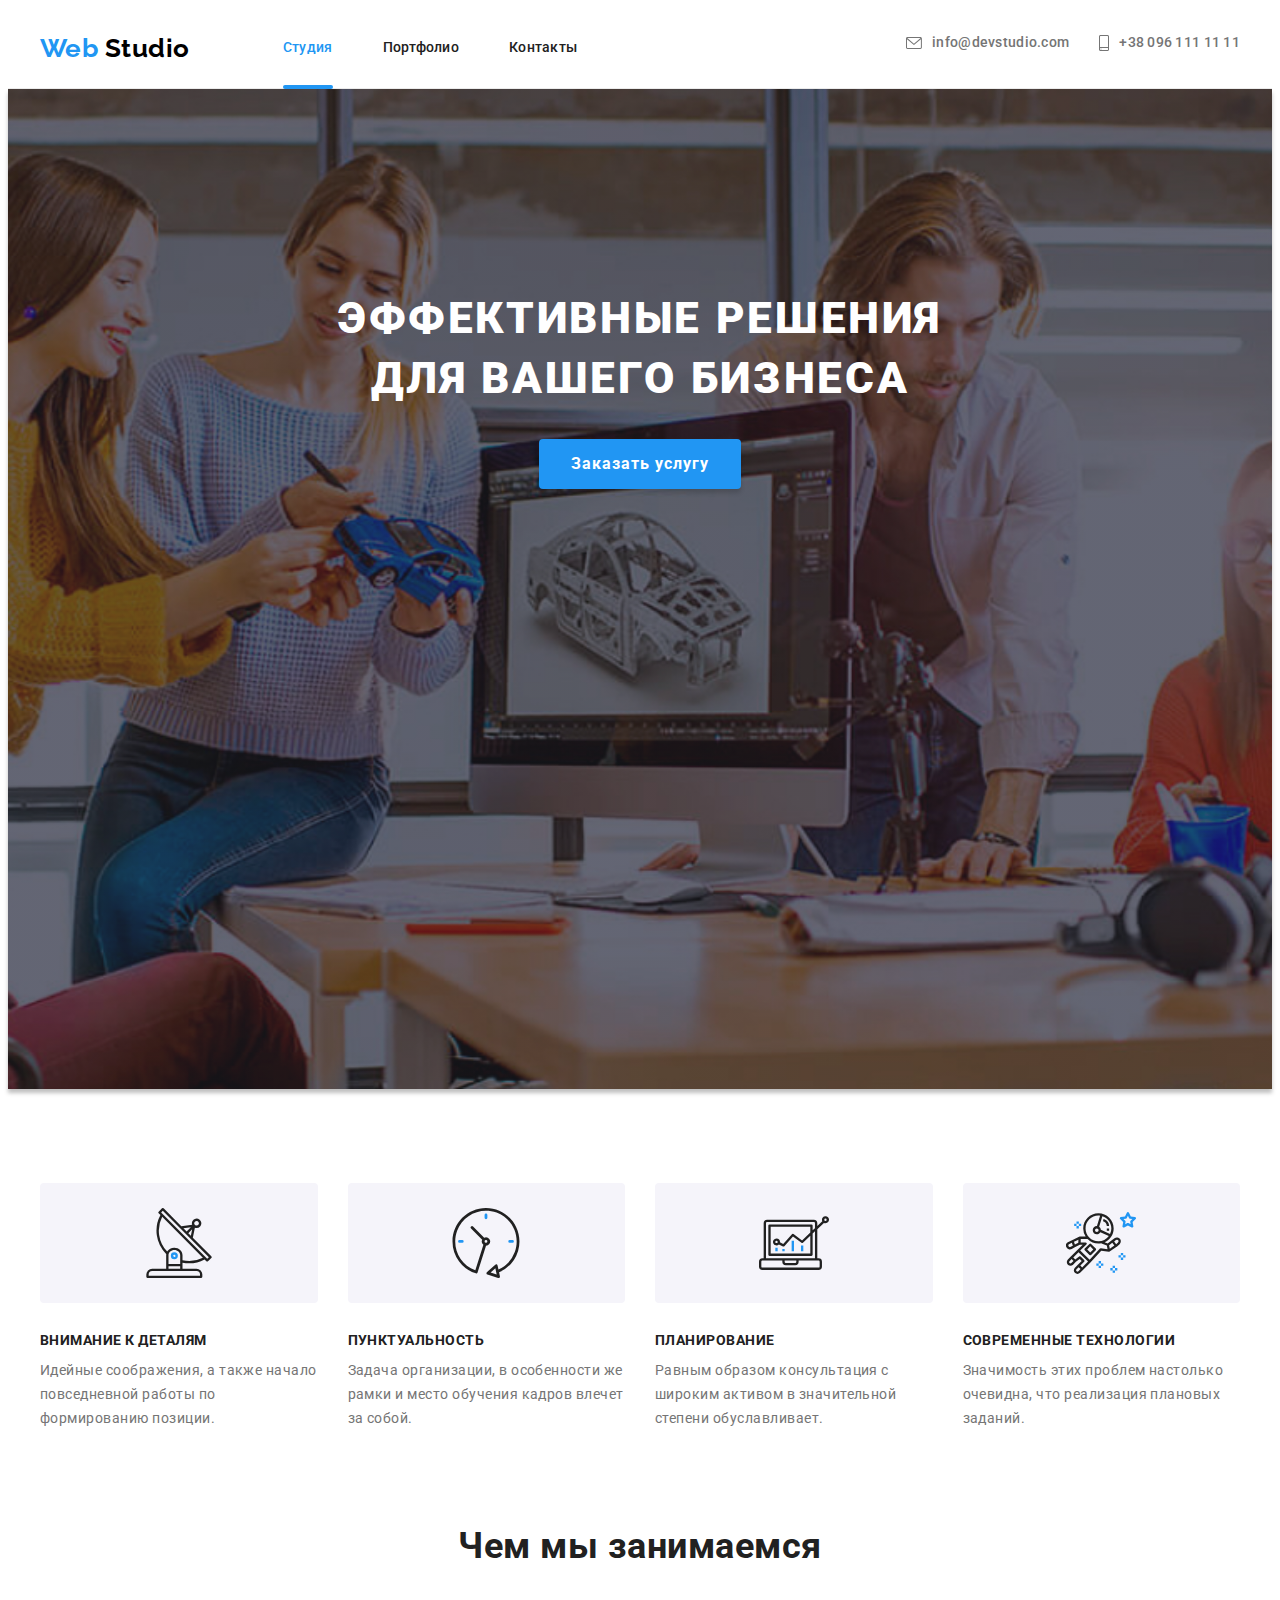
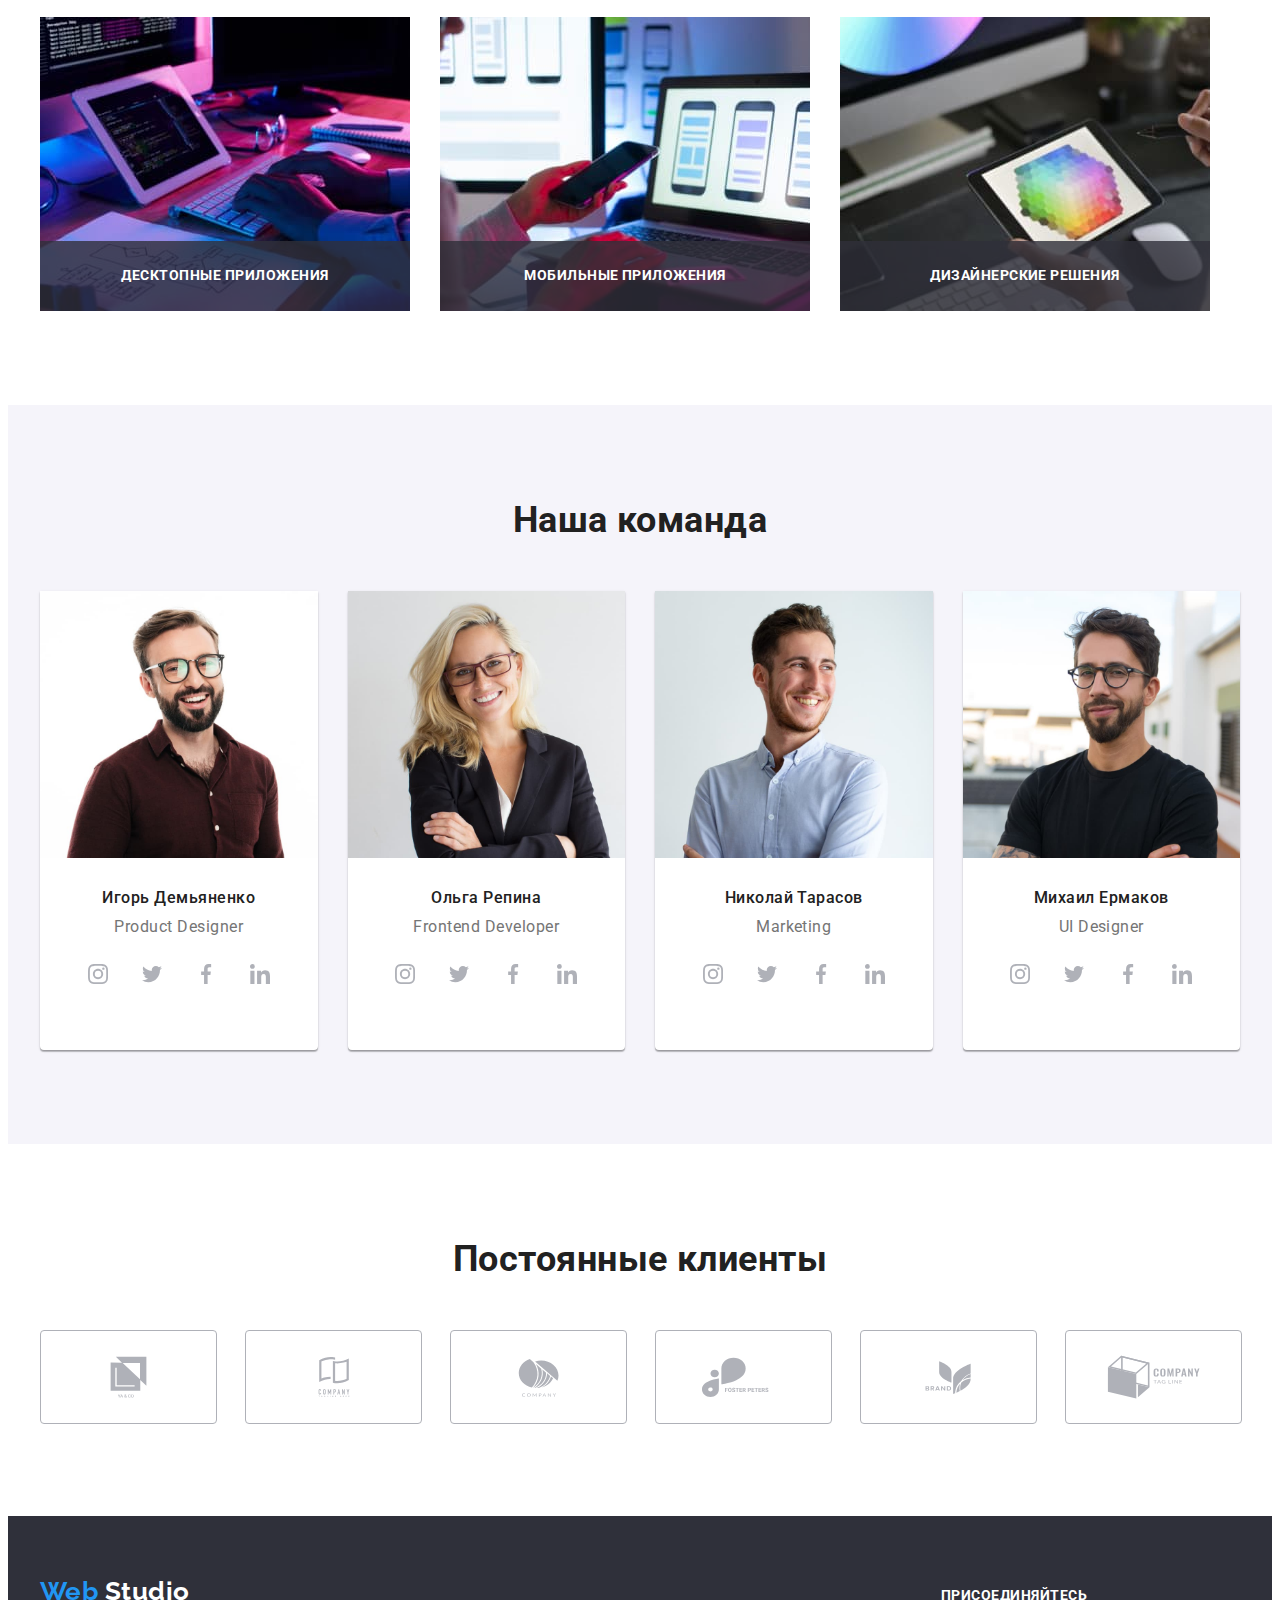
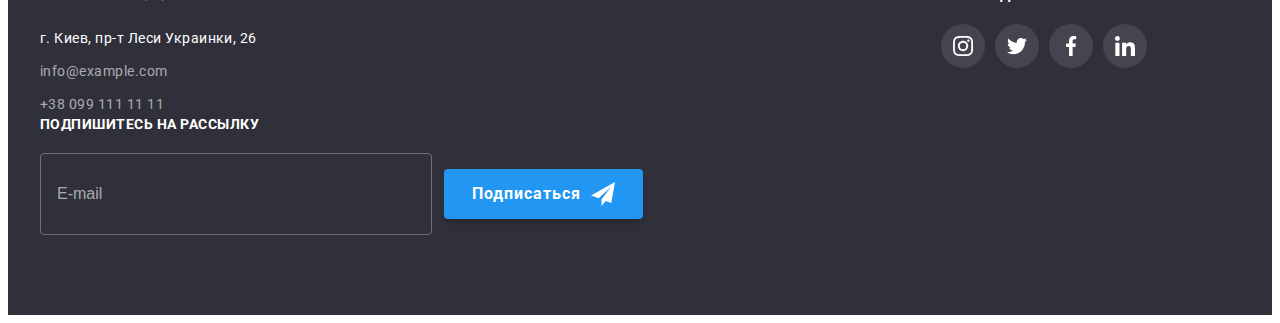
<file: index.html>
<!DOCTYPE html>
<html lang="ru">
	<head>
		<meta charset="UTF-8" />
		<meta http-equiv="X-UA-Compatible" content="IE=edge" />
		<meta name="viewport" content="width=device-width, initial-scale=1.0" />
		<title>WebStudio</title>
		<link rel="preconnect" href="https://fonts.googleapis.com" />
		<link rel="preconnect" href="https://fonts.gstatic.com" crossorigin />
		<link href="https://fonts.googleapis.com/css2?family=Raleway:wght@700&family=Roboto:wght@400;500;700;900&display=swap" rel="stylesheet" />
		<link
			rel="stylesheet"
			href="https://cdnjs.cloudflare.com/ajax/libs/modern-normalize/1.1.0/modern-normalize.min.css"
			integrity="sha512-wpPYUAdjBVSE4KJnH1VR1HeZfpl1ub8YT/NKx4PuQ5NmX2tKuGu6U/JRp5y+Y8XG2tV+wKQpNHVUX03MfMFn9Q=="
			crossorigin="anonymous"
			referrerpolicy="no-referrer"
		/>
		<link rel="stylesheet" href="./css/main.min.css" />
	</head>
	<body>
		<header class="header">
			<div class="container header__container">
				<nav class="nav">
					<a href="" class="logo logo--header link">
						<span class="logo__part">Web</span>
						Studio
					</a>
					<ul class="nav__list">
						<li class="nav__item"><a href="" target="_blank" class="nav__link link nav__link--current">Студия</a></li>
						<li class="nav__item"><a href="./portfolio.html" target="_blank" class="nav__link link">Портфолио</a></li>
						<li class="nav__item"><a href="" target="_blank" class="nav__link link">Контакты</a></li>
					</ul>
				</nav>
				<ul class="contacts">
					<li class="contacts__item">
						<a href="mailto:info@devstudio.com" class="contacts__link link">
							<svg class="contacts__icon contacts__icon--envelope" width="14" height="10">
								<use href="./images/sprite.svg#icon-envelope"></use>
							</svg>
							info@devstudio.com
						</a>
					</li>
					<li class="contacts__item">
						<a href="tel:+380961111111" class="contacts__link link">
							<svg class="contacts__icon contacts__icon--smartphone" width="10" height="14">
								<use href="./images/sprite.svg#icon-smartphone"></use>
							</svg>
							+38 096 111 11 11
						</a>
					</li>
				</ul>
				<button type="button" class="menu__btn menu__btn--open">
					<svg class="menu__icon menu__icon--open" width="40" height="40">
						<use href="./images/sprite.svg#icon-menu_40px"></use>
					</svg>
				</button>
			</div>
			<div class="mob-menu is-hidden">
				<div class="container">
					<div class="mob-menu-top">
						<button type="button" class="menu__btn menu__btn--close">
							<svg class="menu__icon menu__icon--close" width="19" height="19">
								<use href="./images/sprite.svg#icon-Vector"></use>
							</svg>
						</button>
						<ul class="mob-menu-list list">
							<li class="mob-menu-item">
								<a href="" class="current mob-menu-link link">Студия</a>
							</li>
							<li class="mob-menu-item">
								<a href="./portfolio.html" class="mob-menu-link link">Портфолио</a>
							</li>
							<li class="mob-menu-item">
								<a href="" class="mob-menu-link link">Контакты</a>
							</li>
						</ul>
					</div>
					<div class="mob-menu-bottom">
						<a class="mob-connect-tel link" href="tel:+380961111111">+38 096 111 11 11</a>
						<a class="mob-connect-mail link" href="mailto:info@devstudio.com">info@devstudio.com</a>
						<ul class="mob-soc-list list">
							<li class="mob-soc-item">
								<a href="" class="mob-soc-link link" target="_blank" rel="noopener nofollow noreferrer">Instagram</a>
							</li>
							<li class="mob-soc-item">
								<a href="" class="mob-soc-link link" target="_blank" rel="noopener nofollow noreferrer">Twitter</a>
							</li>
							<li class="mob-soc-item">
								<a href="" class="mob-soc-link link" target="_blank" rel="noopener nofollow noreferrer">Facebook</a>
							</li>
							<li class="mob-soc-item">
								<a href="" class="mob-soc-link link" target="_blank" rel="noopener nofollow noreferrer">LinkedIn</a>
							</li>
						</ul>
					</div>
				</div>
			</div>
		</header>
		<main>
			<section class="hero">
				<div class="hero__img">
					<h1 class="hero__title">Эффективные решения для вашего бизнеса</h1>
					<button type="button" class="hero__button button" data-modal-open>Заказать услугу</button>
				</div>
			</section>
			<section class="features section">
				<div class="container">
					<h2 class="title-none">Особенности</h2>
					<ul class="features-list">
						<li class="features-list__item">
							<div class="features-list__img">
								<svg class="features-list__icon" width="70" height="70">
									<use href="./images/sprite.svg#icon-antenna"></use>
								</svg>
							</div>
							<h3 class="features-list__title title">Внимание к деталям</h3>
							<p class="features-list__text">Идейные соображения, а также начало повседневной работы по формированию позиции.</p>
						</li>
						<li class="features-list__item">
							<div class="features-list__img">
								<svg class="features-list__icon" width="70" height="70">
									<use href="./images/sprite.svg#icon-clock"></use>
								</svg>
							</div>
							<h3 class="features-list__title title">Пунктуальность</h3>
							<p class="features-list__text">Задача организации, в особенности же рамки и место обучения кадров влечет за собой.</p>
						</li>
						<li class="features-list__item">
							<div class="features-list__img">
								<svg class="features-list__icon" width="70" height="70">
									<use href="./images/sprite.svg#icon-diagram"></use>
								</svg>
							</div>
							<h3 class="features-list__title title">Планирование</h3>
							<p class="features-list__text">Равным образом консультация с широким активом в значительной степени обуславливает.</p>
						</li>
						<li class="features-list__item">
							<div class="features-list__img">
								<svg class="features-list__icon" width="70" height="70">
									<use href="./images/sprite.svg#icon-astronaut"></use>
								</svg>
							</div>
							<h3 class="features-list__title title">Современные технологии</h3>
							<p class="features-list__text">Значимость этих проблем настолько очевидна, что реализация плановых заданий.</p>
						</li>
					</ul>
				</div>
			</section>
			<section class="doing section">
				<div class="container">
					<h2 class="section-title title">Чем мы занимаемся</h2>
					<ul class="doing-list">
						<li class="doing-list__item">
							<div class="doing-list__img-box">
								<img src="./images/box1.jpg" alt="Десктопные приложения" width="370" height="294" />
								<p class="doing-list__img-text">Десктопные приложения</p>
							</div>
						</li>
						<li class="doing-list__item">
							<div class="doing-list__img-box">
								<img src="./images/box2.jpg" alt="Мобильные приложения" width="370" height="294" />
								<p class="doing-list__img-text">Мобильные приложения</p>
							</div>
						</li>
						<li class="doing-list__item">
							<div class="doing-list__img-box">
								<img src="./images/box3.jpg" alt="Дизайнерские решения" width="370" height="294" />
								<p class="doing-list__img-text">Дизайнерские решения</p>
							</div>
						</li>
					</ul>
				</div>
			</section>
			<section class="team section">
				<div class="container">
					<h2 class="section-title title">Наша команда</h2>
					<ul class="team-list">
						<li class="team-list__item">
							<picture>
								<source srcset="./images/img1.jpg 1x" media="(min-width: 1200px)" />
								<source srcset="./images/img1_team_tabl1x.jpg 1x, ./images/img1_team_tabl2x.jpg 2x" media="(min-width: 768px)" />
								<source srcset="./images/img1_team_mob1x.jpg 1x, ./images/img1_team_mob2x.jpg 2x" media="(min-width: 468px)" />
								<img src="./images/img1_team_mob1x.jpg" alt="Игорь Демьяненко" width="450" height="460" />
							</picture>
							<h3 class="team-list__title title">Игорь Демьяненко</h3>
							<p lang="en" class="team-list__text">Product Designer</p>
							<ul class="social">
								<li class="social__item">
									<a href="" class="social__link link">
										<svg class="social__icon" width="20" height="20">
											<use href="./images/sprite.svg#icon-instagram"></use>
										</svg>
									</a>
								</li>
								<li class="social__item">
									<a href="" class="social__link link">
										<svg class="social__icon" width="20" height="20">
											<use href="./images/sprite.svg#icon-twitter"></use>
										</svg>
									</a>
								</li>
								<li class="social__item">
									<a href="" class="social__link link">
										<svg class="social__icon" width="20" height="20">
											<use href="./images/sprite.svg#icon-facebook"></use>
										</svg>
									</a>
								</li>
								<li class="social__item">
									<a href="" class="social__link link">
										<svg class="social__icon" width="20" height="20">
											<use href="./images/sprite.svg#icon-linkedin"></use>
										</svg>
									</a>
								</li>
							</ul>
						</li>
						<li class="team-list__item">
							<picture>
								<source srcset="./images/img2.jpg 1x" media="(min-width: 1200px)" />
								<source srcset="./images/img2_team_tabl1x.jpg 1x, ./images/img2_team_tabl2x.jpg 2x" media="(min-width: 768px)" />
								<source srcset="./images/img2_team_mob1x.jpg 1x, ./images/img2_team_mob2x.jpg 2x" media="(min-width: 468px)" />
								<img src="./images/img2_team_mob1x.jpg" alt="Ольга Репина" width="450" height="460" />
							</picture>
							<h3 class="team-list__title title">Ольга Репина</h3>
							<p lang="en" class="team-list__text">Frontend Developer</p>
							<ul class="social">
								<li class="social__item">
									<a href="" class="social__link link">
										<svg class="social__icon" width="20" height="20">
											<use href="./images/sprite.svg#icon-instagram"></use>
										</svg>
									</a>
								</li>
								<li class="social__item">
									<a href="" class="social__link link">
										<svg class="social__icon" width="20" height="20">
											<use href="./images/sprite.svg#icon-twitter"></use>
										</svg>
									</a>
								</li>
								<li class="social__item">
									<a href="" class="social__link link">
										<svg class="social__icon" width="20" height="20">
											<use href="./images/sprite.svg#icon-facebook"></use>
										</svg>
									</a>
								</li>
								<li class="social__item">
									<a href="" class="social__link link">
										<svg class="social__icon" width="20" height="20">
											<use href="./images/sprite.svg#icon-linkedin"></use>
										</svg>
									</a>
								</li>
							</ul>
						</li>
						<li class="team-list__item">
							<picture>
								<source srcset="./images/img3.jpg 1x" media="(min-width: 1200px)" />
								<source srcset="./images/img3_team_tabl1x.jpg 1x, ./images/img3_team_tabl2x.jpg 2x" media="(min-width: 768px)" />
								<source srcset="./images/img3_team_mob1x.jpg 1x, ./images/img3_team_mob2x.jpg 2x" media="(min-width: 468px)" />
								<img src="./images/img3_team_mob1x.jpg" alt="Николай Тарасов" width="450" height="460" />
							</picture>
							<h3 class="team-list__title title">Николай Тарасов</h3>
							<p lang="en" class="team-list__text">Marketing</p>
							<ul class="social">
								<li class="social__item">
									<a href="" class="social__link link">
										<svg class="social__icon" width="20" height="20">
											<use href="./images/sprite.svg#icon-instagram"></use>
										</svg>
									</a>
								</li>
								<li class="social__item">
									<a href="" class="social__link link">
										<svg class="social__icon" width="20" height="20">
											<use href="./images/sprite.svg#icon-twitter"></use>
										</svg>
									</a>
								</li>
								<li class="social__item">
									<a href="" class="social__link link">
										<svg class="social__icon" width="20" height="20">
											<use href="./images/sprite.svg#icon-facebook"></use>
										</svg>
									</a>
								</li>
								<li class="social__item">
									<a href="" class="social__link link">
										<svg class="social__icon" width="20" height="20">
											<use href="./images/sprite.svg#icon-linkedin"></use>
										</svg>
									</a>
								</li>
							</ul>
						</li>
						<li class="team-list__item">
							<picture>
								<source srcset="./images/img4.jpg 1x" media="(min-width: 1200px)" />
								<source srcset="./images/img4_team_tabl1x.jpg 1x, ./images/img4_team_tabl2x.jpg 2x" media="(min-width: 768px)" />
								<source srcset="./images/img4_team_mob1x.jpg 1x, ./images/img4_team_mob2x.jpg 2x" media="(min-width: 468px)" />
								<img src="./images/img4_team_mob1x.jpg" alt="Михаил Ермаков" width="450" height="460" />
							</picture>
							<h3 class="team-list__title title">Михаил Ермаков</h3>
							<p lang="en" class="team-list__text">UI Designer</p>
							<ul class="social">
								<li class="social__item">
									<a href="" class="social__link link">
										<svg class="social__icon" width="20" height="20">
											<use href="./images/sprite.svg#icon-instagram"></use>
										</svg>
									</a>
								</li>
								<li class="social__item">
									<a href="" class="social__link link">
										<svg class="social__icon" width="20" height="20">
											<use href="./images/sprite.svg#icon-twitter"></use>
										</svg>
									</a>
								</li>
								<li class="social__item">
									<a href="" class="social__link link">
										<svg class="social__icon" width="20" height="20">
											<use href="./images/sprite.svg#icon-facebook"></use>
										</svg>
									</a>
								</li>
								<li class="social__item">
									<a href="" class="social__link link">
										<svg class="social__icon" width="20" height="20">
											<use href="./images/sprite.svg#icon-linkedin"></use>
										</svg>
									</a>
								</li>
							</ul>
						</li>
					</ul>
				</div>
			</section>
			<section class="clients section">
				<div class="container">
					<h2 class="section-title title">Постоянные клиенты</h2>
					<ul class="clients-list">
						<li class="clients-list__items">
							<a href="" class="clients-list__link">
								<svg class="clients-list__icon" width="41" height="46.7">
									<use href="./images/sprite.svg#icon-group"></use>
								</svg>
							</a>
						</li>
						<li class="clients-list__items">
							<a href="" class="clients-list__link">
								<svg class="clients-list__icon" width="40" height="52">
									<use href="./images/sprite.svg#icon-group-1"></use>
								</svg>
							</a>
						</li>
						<li class="clients-list__items">
							<a href="" class="clients-list__link">
								<svg class="clients-list__icon" width="43.46" height="41.18">
									<use href="./images/sprite.svg#icon-group-2"></use>
								</svg>
							</a>
						</li>
						<li class="clients-list__items">
							<a href="" class="clients-list__link">
								<svg class="clients-list__icon" width="84.44" height="40.62">
									<use href="./images/sprite.svg#icon-group-3"></use>
								</svg>
							</a>
						</li>
						<li class="clients-list__items">
							<a href="" class="clients-list__link">
								<svg class="clients-list__icon" width="62.54" height="45.43">
									<use href="./images/sprite.svg#icon-group-4"></use>
								</svg>
							</a>
						</li>
						<li class="clients-list__items">
							<a href="" class="clients-list__link">
								<svg class="clients-list__icon" width="93.79" height="43.93">
									<use href="./images/sprite.svg#icon-group-5"></use>
								</svg>
							</a>
						</li>
					</ul>
				</div>
			</section>
		</main>
		<footer class="footer">
			<div class="container">
				<div class="footer-address">
					<a href="" class="logo logo--footer link">
						<span class="logo__part">Web</span>
						Studio
					</a>
					<address>
						<ul class="footer-list">
							<li class="footer-list__item">
								<a href="https://goo.gl/maps/RwVhN2suyWjSkpwK7" target="_blank" rel="noopener nofollow noreferrer" class="footer-list__link footer-list__link--adr link">
									г. Киев, пр-т Леси Украинки, 26
								</a>
							</li>
							<li class="footer-list__item"><a href="mailto:info@example.com" class="footer-list__link link">info@example.com</a></li>
							<li class="footer-list__item"><a href="tel:+380991111111" class="footer-list__link link">+38 099 111 11 11</a></li>
						</ul>
					</address>
				</div>
				<div class="footer-social">
					<p class="footer-social__text">Присоединяйтесь</p>
					<ul class="social">
						<li class="social__item">
							<a href="" class="social__link social__link--footer link">
								<svg class="social__icon" width="20" height="20">
									<use href="./images/sprite.svg#icon-instagram-1"></use>
								</svg>
							</a>
						</li>
						<li class="social__item">
							<a href="" class="social__link social__link--footer link">
								<svg class="social__icon" width="20" height="20">
									<use href="./images/sprite.svg#icon-twitter-1"></use>
								</svg>
							</a>
						</li>
						<li class="social__item">
							<a href="" class="social__link social__link--footer link">
								<svg class="social__icon" width="20" height="20">
									<use href="./images/sprite.svg#icon-facebook-1"></use>
								</svg>
							</a>
						</li>
						<li class="social__item">
							<a href="" class="social__link social__link--footer link">
								<svg class="social__icon" width="20" height="20">
									<use href="./images/sprite.svg#icon-linkedin-1"></use>
								</svg>
							</a>
						</li>
					</ul>
				</div>
				<div class="footer-mailing">
					<p class="footer-social__text">Подпишитесь на рассылку</p>
					<form class="footer-mailing__form">
						<input type="email" name="mail" id="mail" placeholder="E-mail" />
						<button class="footer-mailing__btn button" type="submit">
							Подписаться
							<svg class="footer-mailing__icon" width="24" height="24">
								<use href="./images/sprite.svg#icon-send"></use>
							</svg>
						</button>
					</form>
				</div>
			</div>
		</footer>
		<div class="bacdrop is-hidden" data-modal>
			<div class="modal">
				<button type="button" class="modal__close-btn" data-modal-close>
					<svg class="modal__close-icon" width="11" height="11">
						<use href="./images/sprite.svg#icon-Vector"></use>
					</svg>
				</button>
				<p class="modal__title">Оставьте свои данные, мы вам перезвоним</p>
				<form class="modal__form">
					<div class="modal__field">
						<label for="name" class="modal__label">Имя</label>
						<div class="modal__box-input">
							<input type="text" class="modal__input" name="name" id="name" />
							<svg class="modal__icon" width="18" height="18">
								<use href="./images/sprite.svg#icon-person"></use>
							</svg>
						</div>
					</div>
					<div class="modal__field">
						<label for="tel" class="modal__label">Телефон</label>
						<div class="modal__box-input">
							<input type="tel" class="modal__input" name="tel" id="tel" />
							<svg class="modal__icon" width="18" height="18">
								<use href="./images/sprite.svg#icon-phone"></use>
							</svg>
						</div>
					</div>
					<div class="modal__field">
						<label for="email" class="modal__label">Почта</label>
						<div class="modal__box-input">
							<input type="email" class="modal__input" name="email" id="email" />
							<svg class="modal__icon" width="18" height="18">
								<use href="./images/sprite.svg#icon-email"></use>
							</svg>
						</div>
					</div>
					<div class="modal__field">
						<label for="comment" class="modal__label">Комментарий</label>
						<textarea class="modal__textarea" name="comment" id="comment" placeholder="Введите текст"></textarea>
					</div>
					<div class="modal__checkbox">
						<input type="checkbox" class="modal__check title-none" name="agree" value="true" id="agree" />
						<label for="agree" class="modal__check-label">
							<span>
								<svg class="modal__icon-check" width="11" height="8">
									<use href="./images/sprite.svg#icon-check"></use>
								</svg>
							</span>
							Соглашаюсь с расcылкой и принимаю&nbsp
							<a class="modal__linc" href="">Условия договора</a>
						</label>
					</div>
					<button class="modal__btn button" type="submit">Отправить</button>
				</form>
			</div>
		</div>
		<script src="./js/modal.js"></script>
		<script src="./js/menu.js"></script>
	</body>
</html>
</file>
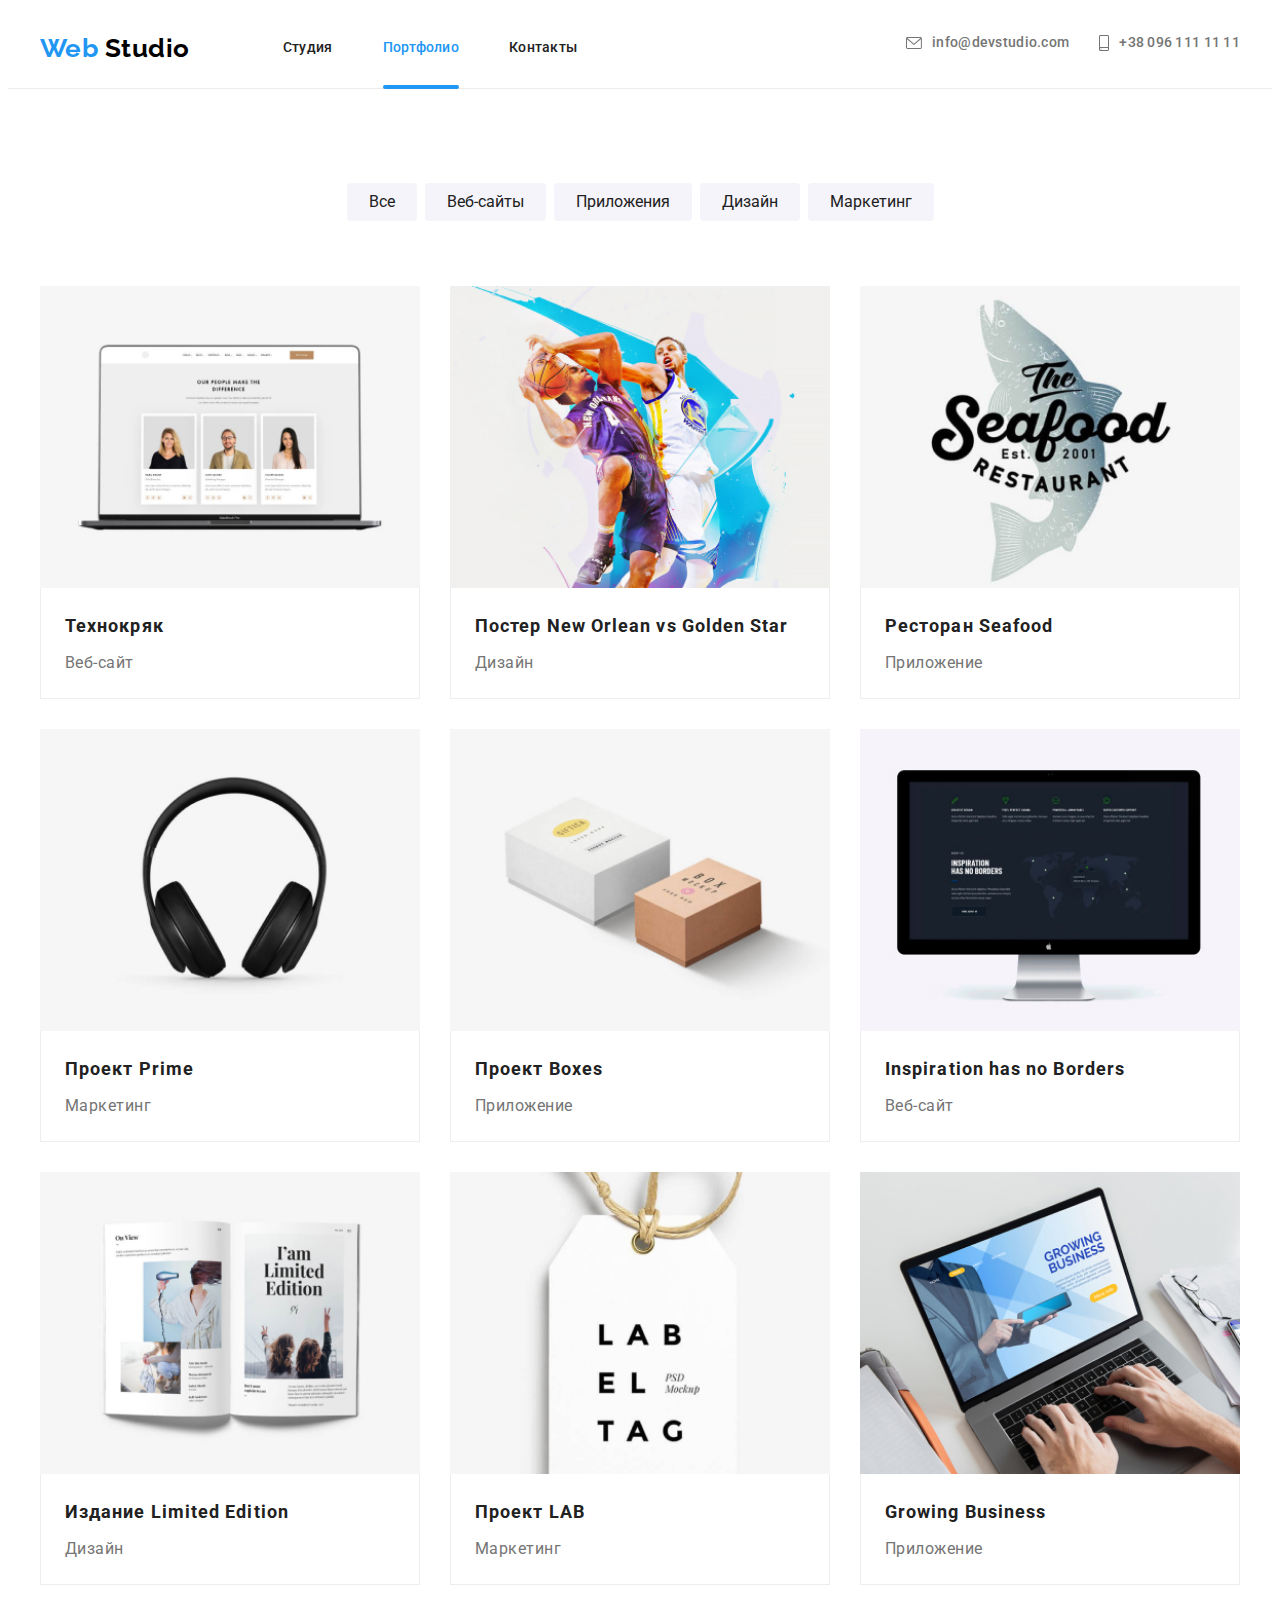
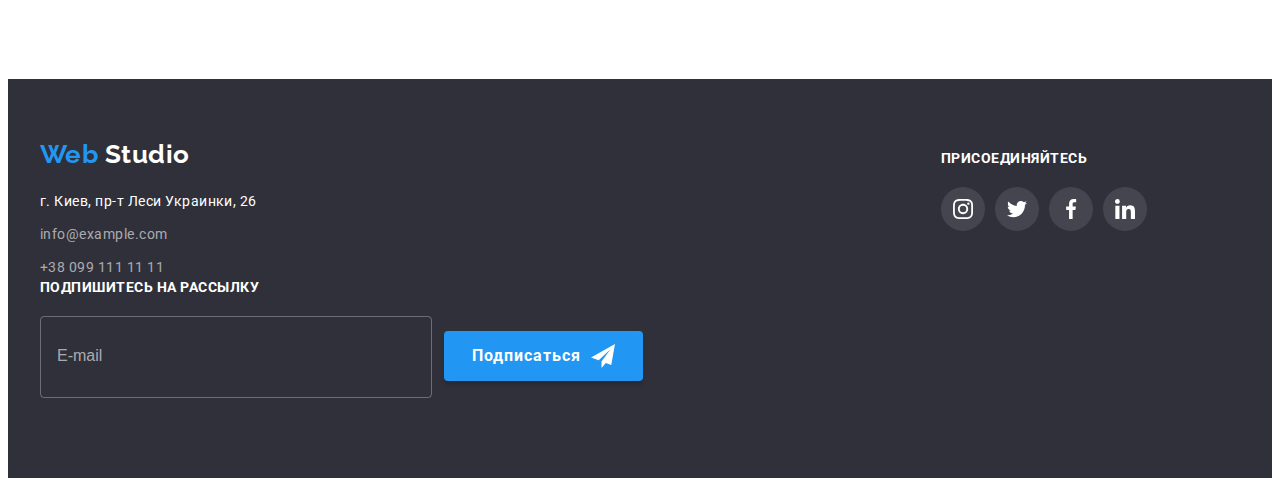
<file: portfolio.html>
<!DOCTYPE html>
<html lang="ru">
	<head>
		<meta charset="UTF-8" />
		<meta http-equiv="X-UA-Compatible" content="IE=edge" />
		<meta name="viewport" content="width=device-width, initial-scale=1.0" />
		<title>WebStudio</title>
		<link rel="preconnect" href="https://fonts.googleapis.com" />
		<link rel="preconnect" href="https://fonts.gstatic.com" crossorigin />
		<link href="https://fonts.googleapis.com/css2?family=Raleway:wght@700&family=Roboto:wght@400;500;700;900&display=swap" rel="stylesheet" />
		<link
			rel="stylesheet"
			href="https://cdnjs.cloudflare.com/ajax/libs/modern-normalize/1.1.0/modern-normalize.min.css"
			integrity="sha512-wpPYUAdjBVSE4KJnH1VR1HeZfpl1ub8YT/NKx4PuQ5NmX2tKuGu6U/JRp5y+Y8XG2tV+wKQpNHVUX03MfMFn9Q=="
			crossorigin="anonymous"
			referrerpolicy="no-referrer"
		/>
		<link rel="stylesheet" href="./css/main.min.css" />
	</head>
	<body>
		<header class="header">
			<div class="container header__container">
				<nav class="nav">
					<a href="" class="logo logo--header link">
						<span class="logo__part">Web</span>
						Studio
					</a>
					<ul class="nav__list">
						<li class="nav__item"><a href="./index.html" target="_blank" class="nav__link link">Студия</a></li>
						<li class="nav__item"><a href="" target="_blank" class="nav__link link nav__link--current">Портфолио</a></li>
						<li class="nav__item"><a href="" target="_blank" class="nav__link link">Контакты</a></li>
					</ul>
				</nav>
				<ul class="contacts">
					<li class="contacts__item">
						<a href="mailto:info@devstudio.com" class="contacts__link link">
							<svg class="contacts__icon" width="16" height="12">
								<use href="./images/sprite.svg#icon-envelope"></use>
							</svg>
							info@devstudio.com
						</a>
					</li>
					<li class="contacts__item">
						<a href="tel:+380961111111" class="contacts__link link">
							<svg class="contacts__icon" width="10" height="16">
								<use href="./images/sprite.svg#icon-smartphone"></use>
							</svg>
							+38 096 111 11 11
						</a>
					</li>
				</ul>
				<button type="button" class="menu__btn menu__btn--open">
					<svg class="menu__icon menu__icon--open" width="40" height="40">
						<use href="./images/sprite.svg#icon-menu_40px"></use>
					</svg>
				</button>
			</div>
			<div class="mob-menu is-hidden">
				<div class="container">
					<div class="mob-menu-top">
						<button type="button" class="menu__btn menu__btn--close">
							<svg class="menu__icon menu__icon--close" width="19" height="19">
								<use href="./images/sprite.svg#icon-Vector"></use>
							</svg>
						</button>
						<ul class="mob-menu-list list">
							<li class="mob-menu-item">
								<a href="./index.html" class="mob-menu-link link">Студия</a>
							</li>
							<li class="mob-menu-item">
								<a href="./portfolio.html" class="current mob-menu-link link">Портфолио</a>
							</li>
							<li class="mob-menu-item">
								<a href="" class="mob-menu-link link">Контакты</a>
							</li>
						</ul>
					</div>
					<div class="mob-menu-bottom">
						<a class="mob-connect-tel link" href="tel:+380961111111">+38 096 111 11 11</a>
						<a class="mob-connect-mail link" href="mailto:info@devstudio.com">info@devstudio.com</a>
						<ul class="mob-soc-list list">
							<li class="mob-soc-item">
								<a href="" class="mob-soc-link link" target="_blank" rel="noopener nofollow noreferrer">Instagram</a>
							</li>
							<li class="mob-soc-item">
								<a href="" class="mob-soc-link link" target="_blank" rel="noopener nofollow noreferrer">Twitter</a>
							</li>
							<li class="mob-soc-item">
								<a href="" class="mob-soc-link link" target="_blank" rel="noopener nofollow noreferrer">Facebook</a>
							</li>
							<li class="mob-soc-item">
								<a href="" class="mob-soc-link link" target="_blank" rel="noopener nofollow noreferrer">LinkedIn</a>
							</li>
						</ul>
					</div>
				</div>
			</div>
		</header>
		<main>
			<section class="portf section">
				<div class="container">
					<h1 class="title-none">Портфолио</h1>
					<ul class="btn-list">
						<li class="btn-list__item"><button type="button" class="btn-list__btn button">Все</button></li>
						<li class="btn-list__item"><button type="button" class="btn-list__btn button">Веб-сайты</button></li>
						<li class="btn-list__item"><button type="button" class="btn-list__btn button">Приложения</button></li>
						<li class="btn-list__item"><button type="button" class="btn-list__btn button">Дизайн</button></li>
						<li class="btn-list__item"><button type="button" class="btn-list__btn button">Маркетинг</button></li>
					</ul>
					<ul class="portf__list">
						<li class="portf__item">
							<a href="" class="portf__link link">
								<div class="portf__box">
									<picture>
										<source srcset="./images/img_portf1_desctop_1x.jpg 1x, ./images/img_portf1_desctop_2x.jpg 2x" media="(min-width: 1200px)" />
										<source srcset="./images/img_portf1_tabl_1x.jpg 1x, ./images/img_portf1_tabl_2x.jpg 2x" media="(min-width: 768px)" />
										<source srcset="./images/img_portf1_mob_1x.jpg 1x, ./images/img_portf1_mob_2x.jpg 2x" media="(min-width: 468px)" />
										<img src="./images/img_portf1_mob_1x.jpg" alt="Технокряк" width="450" height="294" />
									</picture>
									<p class="portf__img-text">
										Ресурс предлагает комплексные предложения с разным уровнем функционала и сервисов. Все это позволит посетителю получить исчерпывающие сведения о компании или
										частном лице.
									</p>
								</div>
								<div class="portf__container">
									<h2 class="portf__title title">Технокряк</h2>
									<p class="portf__text">Веб-сайт</p>
								</div>
							</a>
						</li>
						<li class="portf__item">
							<a href="" class="portf__link link">
								<div class="portf__box">
									<picture>
										<source srcset="./images/img_portf2_desctop_1x.jpg 1x, ./images/img_portf2_desctop_2x.jpg 2x" media="(min-width: 1200px)" />
										<source srcset="./images/img_portf2_tabl_1x.jpg 1x, ./images/img_portf2_tabl_2x.jpg 2x" media="(min-width: 768px)" />
										<source srcset="./images/img_portf2_mob_1x.jpg 1x, ./images/img_portf2_mob_2x.jpg 2x" media="(min-width: 468px)" />
										<img src="./images/img_portf2_mob_1x.jpg" alt="Постер New Orlean vs Golden Star" width="450" height="294" />
									</picture>
									<p class="portf__img-text">
										Lorem ipsum dolor sit amet. Ut magnam eaque sed perferendis quia est harum voluptas qui galisum enim. Qui dicta internos ut deserunt laudantium quo ducimus
										ipsum et aliquam placeat et consequatur earum.
									</p>
								</div>
								<div class="portf__container">
									<h2 class="portf__title title">Постер New Orlean vs Golden Star</h2>
									<p class="portf__text">Дизайн</p>
								</div>
							</a>
						</li>
						<li class="portf__item">
							<a href="" class="portf__link link">
								<div class="portf__box">
									<picture>
										<source srcset="./images/img_portf3_desctop_1x.jpg 1x, ./images/img_portf3_desctop_2x.jpg 2x" media="(min-width: 1200px)" />
										<source srcset="./images/img_portf3_tabl_1x.jpg 1x, ./images/img_portf3_tabl_2x.jpg 2x" media="(min-width: 768px)" />
										<source srcset="./images/img_portf3_mob_1x.jpg 1x, ./images/img_portf3_mob_2x.jpg 2x" media="(min-width: 468px)" />
										<img src="./images/img_portf3_mob_1x.jpg" alt="Ресторан Seafood" width="450" height="294" />
									</picture>
									<p class="portf__img-text">
										Lorem ipsum dolor sit amet. Ut magnam eaque sed perferendis quia est harum voluptas qui galisum enim. Qui dicta internos ut deserunt laudantium quo ducimus
										ipsum et aliquam placeat et consequatur earum.
									</p>
								</div>
								<div class="portf__container">
									<h2 class="portf__title title">Ресторан Seafood</h2>
									<p class="portf__text">Приложение</p>
								</div>
							</a>
						</li>
						<li class="portf__item">
							<a href="" class="portf__link link">
								<div class="portf__box">
									<picture>
										<source srcset="./images/img_portf4_desctop_1x.jpg 1x, ./images/img_portf4_desctop_2x.jpg 2x" media="(min-width: 1200px)" />
										<source srcset="./images/img_portf4_tabl_1x.jpg 1x, ./images/img_portf4_tabl_2x.jpg 2x" media="(min-width: 768px)" />
										<source srcset="./images/img_portf4_mob_1x.jpg 1x, ./images/img_portf4_mob_2x.jpg 2x" media="(min-width: 468px)" />
										<img src="./images/img_portf4_mob_1x.jpg" alt="Проект Prime" width="450" height="294" />
									</picture>
									<p class="portf__img-text">
										Lorem ipsum dolor sit amet. Ut magnam eaque sed perferendis quia est harum voluptas qui galisum enim. Qui dicta internos ut deserunt laudantium quo ducimus
										ipsum et aliquam placeat et consequatur earum.
									</p>
								</div>
								<div class="portf__container">
									<h2 class="portf__title title">Проект Prime</h2>
									<p class="portf__text">Маркетинг</p>
								</div>
							</a>
						</li>
						<li class="portf__item">
							<a href="" class="portf__link link">
								<div class="portf__box">
									<picture>
										<source srcset="./images/img_portf5_desctop_1x.jpg 1x, ./images/img_portf5_desctop_2x.jpg 2x" media="(min-width: 1200px)" />
										<source srcset="./images/img_portf5_tabl_1x.jpg 1x, ./images/img_portf5_tabl_2x.jpg 2x" media="(min-width: 768px)" />
										<source srcset="./images/img_portf5_mob_1x.jpg 1x, ./images/img_portf5_mob_2x.jpg 2x" media="(min-width: 468px)" />
										<img src="./images/img_portf5_mob_1x.jpg" alt="Проект Boxes" width="450" height="294" />
									</picture>
									<p class="portf__img-text">
										Lorem ipsum dolor sit amet. Ut magnam eaque sed perferendis quia est harum voluptas qui galisum enim. Qui dicta internos ut deserunt laudantium quo ducimus
										ipsum et aliquam placeat et consequatur earum.
									</p>
								</div>
								<div class="portf__container">
									<h2 class="portf__title title">Проект Boxes</h2>
									<p class="portf__text">Приложение</p>
								</div>
							</a>
						</li>
						<li class="portf__item">
							<a href="" class="portf__link link">
								<div class="portf__box">
									<picture>
										<source srcset="./images/img_portf6_desctop_1x.jpg 1x, ./images/img_portf6_desctop_2x.jpg 2x" media="(min-width: 1200px)" />
										<source srcset="./images/img_portf6_tabl_1x.jpg 1x, ./images/img_portf6_tabl_2x.jpg 2x" media="(min-width: 768px)" />
										<source srcset="./images/img_portf6_mob_1x.jpg 1x, ./images/img_portf6_mob_2x.jpg 2x" media="(min-width: 468px)" />
										<img src="./images/img_portf6_mob_1x.jpg" alt="Inspiration has no Borders" width="450" height="294" />
									</picture>
									<p class="portf__img-text">
										Lorem ipsum dolor sit amet. Ut magnam eaque sed perferendis quia est harum voluptas qui galisum enim. Qui dicta internos ut deserunt laudantium quo ducimus
										ipsum et aliquam placeat et consequatur earum.
									</p>
								</div>
								<div class="portf__container">
									<h2 class="portf__title title">Inspiration has no Borders</h2>
									<p class="portf__text">Веб-сайт</p>
								</div>
							</a>
						</li>
						<li class="portf__item">
							<a href="" class="portf__link link">
								<div class="portf__box">
									<picture>
										<source srcset="./images/img_portf7_desctop_1x.jpg 1x, ./images/img_portf7_desctop_2x.jpg 2x" media="(min-width: 1200px)" />
										<source srcset="./images/img_portf7_tabl_1x.jpg 1x, ./images/img_portf7_tabl_2x.jpg 2x" media="(min-width: 768px)" />
										<source srcset="./images/img_portf7_mob_1x.jpg 1x, ./images/img_portf7_mob_2x.jpg 2x" media="(min-width: 468px)" />
										<img src="./images/img_portf7_mob_1x.jpg" alt="Издание Limited Edition" width="450" height="294" />
									</picture>
									<p class="portf__img-text">
										Lorem ipsum dolor sit amet. Ut magnam eaque sed perferendis quia est harum voluptas qui galisum enim. Qui dicta internos ut deserunt laudantium quo ducimus
										ipsum et aliquam placeat et consequatur earum.
									</p>
								</div>
								<div class="portf__container">
									<h2 class="portf__title title">Издание Limited Edition</h2>
									<p class="portf__text">Дизайн</p>
								</div>
							</a>
						</li>
						<li class="portf__item">
							<a href="" class="portf__link link">
								<div class="portf__box">
									<picture>
										<source srcset="./images/img_portf8_desctop_1x.jpg 1x, ./images/img_portf8_desctop_2x.jpg 2x" media="(min-width: 1200px)" />
										<source srcset="./images/img_portf8_tabl_1x.jpg 1x, ./images/img_portf8_tabl_2x.jpg 2x" media="(min-width: 768px)" />
										<source srcset="./images/img_portf8_mob_1x.jpg 1x, ./images/img_portf8_mob_2x.jpg 2x" media="(min-width: 468px)" />
										<img src="./images/img_portf8_mob_1x.jpg" alt="Проект LAB" width="450" height="294" />
									</picture>
									<p class="portf__img-text">
										Lorem ipsum dolor sit amet. Ut magnam eaque sed perferendis quia est harum voluptas qui galisum enim. Qui dicta internos ut deserunt laudantium quo ducimus
										ipsum et aliquam placeat et consequatur earum.
									</p>
								</div>
								<div class="portf__container">
									<h2 class="portf__title title">Проект LAB</h2>
									<p class="portf__text">Маркетинг</p>
								</div>
							</a>
						</li>
						<li class="portf__item">
							<a href="" class="portf__link link">
								<div class="portf__box">
									<picture>
										<source srcset="./images/img_portf9_desctop_1x.jpg 1x, ./images/img_portf9_desctop_2x.jpg 2x" media="(min-width: 1200px)" />
										<source srcset="./images/img_portf9_tabl_1x.jpg 1x, ./images/img_portf9_tabl_2x.jpg 2x" media="(min-width: 768px)" />
										<source srcset="./images/img_portf9_mob_1x.jpg 1x, ./images/img_portf9_mob_2x.jpg 2x" media="(min-width: 468px)" />
										<img src="./images/img_portf9_mob_1x.jpg" alt="Growing Business" width="450" height="294" />
									</picture>
									<p class="portf__img-text">
										Lorem ipsum dolor sit amet. Ut magnam eaque sed perferendis quia est harum voluptas qui galisum enim. Qui dicta internos ut deserunt laudantium quo ducimus
										ipsum et aliquam placeat et consequatur earum.
									</p>
								</div>
								<div class="portf__container">
									<h2 class="portf__title title">Growing Business</h2>
									<p class="portf__text">Приложение</p>
								</div>
							</a>
						</li>
					</ul>
				</div>
			</section>
		</main>
		<footer class="footer">
			<div class="container">
				<div class="footer-address">
					<a href="" class="logo logo--footer link">
						<span class="logo__part">Web</span>
						Studio
					</a>
					<address>
						<ul class="footer-list">
							<li class="footer-list__item">
								<a href="https://goo.gl/maps/RwVhN2suyWjSkpwK7" target="_blank" rel="noopener nofollow noreferrer" class="footer-list__link footer-list__link--adr link">
									г. Киев, пр-т Леси Украинки, 26
								</a>
							</li>
							<li class="footer-list__item"><a href="mailto:info@example.com" class="footer-list__link link">info@example.com</a></li>
							<li class="footer-list__item"><a href="tel:+380991111111" class="footer-list__link link">+38 099 111 11 11</a></li>
						</ul>
					</address>
				</div>
				<div class="footer-social">
					<p class="footer-social__text">Присоединяйтесь</p>
					<ul class="social">
						<li class="social__item">
							<a href="" class="social__link social__link--footer link">
								<svg class="social__icon" width="20" height="20">
									<use href="./images/sprite.svg#icon-instagram-1"></use>
								</svg>
							</a>
						</li>
						<li class="social__item">
							<a href="" class="social__link social__link--footer link">
								<svg class="social__icon" width="20" height="20">
									<use href="./images/sprite.svg#icon-twitter-1"></use>
								</svg>
							</a>
						</li>
						<li class="social__item">
							<a href="" class="social__link social__link--footer link">
								<svg class="social__icon" width="20" height="20">
									<use href="./images/sprite.svg#icon-facebook-1"></use>
								</svg>
							</a>
						</li>
						<li class="social__item">
							<a href="" class="social__link social__link--footer link">
								<svg class="social__icon" width="20" height="20">
									<use href="./images/sprite.svg#icon-linkedin-1"></use>
								</svg>
							</a>
						</li>
					</ul>
				</div>
				<div class="footer-mailing">
					<p class="footer-social__text">Подпишитесь на рассылку</p>
					<form class="footer-mailing__form">
						<input type="email" name="mail" id="mail" placeholder="E-mail" />
						<button class="footer-mailing__btn button" type="submit">
							Подписаться
							<svg class="footer-mailing__icon" width="24" height="24">
								<use href="./images/sprite.svg#icon-send"></use>
							</svg>
						</button>
					</form>
				</div>
			</div>
		</footer>
		<script src="./js/menu.js"></script>
	</body>
</html>
</file>
<file: css/main.min.css>
:root{--color-text-title: #212121;--color-logo: #000000;--color-accent: #2196f3;--color-text-main: #757575;--color-text-white: #ffffff;--color-background-main: #ffffff;--color-background-second: #f5f4fa;--color-background-hero: #2f303a;--color-header-border: #ececec;--color-portf-border: #eeeeee;--color-svg-gray: #afb1b8}ul{list-style:none;padding:0;margin:0}h1,h2,h3,h4,h5,h6,p{margin:0;padding:0}.link{text-decoration:none;color:inherit;transition:color 250ms cubic-bezier(0.4, 0, 0.2, 1)}.link:hover,.link:focus{color:var(--color-accent)}body{background-color:var(--color-background-main);color:var(--color-text-main);font-family:Roboto,sans-serif;font-weight:400;letter-spacing:.03em}.section{padding-top:60px;padding-bottom:60px}@media screen and (min-width: 1200px){.section{padding-top:94px;padding-bottom:94px}}.container{width:100%;padding-left:15px;padding-right:15px;margin:0 auto}@media screen and (min-width: 480px){.container{width:480px}}@media screen and (min-width: 768px){.container{width:768px}}@media screen and (min-width: 1200px){.container{width:1200px}}img{display:block;max-width:100%;height:auto}.button{color:var(--color-text-white);background-color:var(--color-accent);font-family:inherit;text-align:center;border-radius:4px;border:0;transition:color 250ms cubic-bezier(0.4, 0, 0.2, 1),background-color 250ms cubic-bezier(0.4, 0, 0.2, 1),box-shadow 250ms cubic-bezier(0.4, 0, 0.2, 1)}.title{color:var(--color-text-title);font-weight:700}.section-title{font-size:28px;line-height:1.18;text-align:center;margin-bottom:30px}@media screen and (min-width: 1200px){.section-title{font-size:36px;line-height:1.17;margin-bottom:50px}}.title-none{position:absolute;width:1px;height:1px;margin:-1px;padding:0;overflow:hidden;border:0;clip:rect(0 0 0 0)}.header{border-bottom:1px solid var(--color-header-border)}.header__container,.nav{display:flex;align-items:center}@media screen and (max-width: 767px){.header__container{justify-content:space-between}}.nav__list,.contacts{font-family:"Roboto";font-weight:500;font-size:12px;line-height:1.17;letter-spacing:.02em}@media screen and (min-width: 1200px){.nav__list,.contacts{font-size:14px;line-height:1.14}}.nav__list{font-family:"Roboto";font-weight:500;font-size:14px;line-height:1.14;letter-spacing:.02em;display:flex}@media screen and (max-width: 767px){.nav__list{display:none}}.contacts{margin-left:auto}@media screen and (min-width: 1200px){.contacts{display:flex}}@media screen and (max-width: 767px){.contacts{display:none}}.nav__item:not(:last-child){margin-right:50px}.contacts__item:not(:last-child){margin-bottom:10px}@media screen and (min-width: 1200px){.contacts__item:not(:last-child){margin-right:30px}}.nav__link{color:var(--color-text-title);position:relative}.nav__link--current{color:var(--color-accent)}.nav__link--current::after{content:"";position:absolute;width:100%;height:4px;border-radius:2px;background:var(--color-accent);bottom:0;transform:translate(0, 1px)}.nav__link,.contacts__link{display:flex;align-items:center}@media screen and (min-width: 768px){.nav__link{padding-top:32px;padding-bottom:32px}}.contacts__icon{margin-right:8px;fill:currentColor}@media screen and (min-width: 1200px){.contacts__icon{margin-right:10px}}@media screen and (min-width: 1200px){.contacts__icon--envelope{width:16px;height:12px}}@media screen and (min-width: 1200px){.contacts__icon--smartphone{width:10px;height:16px}}.menu__btn{width:40px;height:40px;border:0;background-color:rgba(0,0,0,0);padding:0;display:flex;align-items:center;justify-content:center;margin-left:auto}@media screen and (min-width: 768px){.menu__btn{display:none}}.menu__btn:hover,.menu__btn:focus{color:var(--color-accent)}.menu__btn--close{position:absolute;top:10px;right:15px}.menu__icon{fill:currentColor}.mob-menu{position:fixed;top:0;left:0;z-index:1;background-color:#fff;width:100vw;height:100vh;padding-top:48px;padding-bottom:48px}.mob-menu .container{display:flex;flex-direction:column;justify-content:space-between;height:100%;overflow-y:auto;padding-left:40px}.mob-menu-list{margin-bottom:40px}.mob-menu-item:not(:last-child){margin-bottom:32px}.mob-menu-link{font-weight:500;font-size:40px;line-height:1.175;text-align:center;letter-spacing:.02em;color:var(--color-text-title)}.mob-menu-link.current{color:var(--color-accent)}.mob-connect-tel,.mob-connect-mail{display:block}.mob-connect-tel{font-weight:500;font-size:34px;line-height:1.1764705882;letter-spacing:.02em;margin-bottom:32px}.mob-connect-mail{font-weight:500;font-size:24px;line-height:1.1666666667;letter-spacing:.02em;margin-bottom:64px}.mob-soc-list{display:flex}.mob-soc-item{position:relative}.mob-soc-item:hover,.mob-soc-item:focus{color:var(--color-accent)}.mob-soc-item:not(:last-child){margin-right:20px}.mob-soc-item:not(:last-child)::after{content:"";position:absolute;width:1px;height:100%;right:-10px;background:rgba(33,33,33,.2)}.mob-soc-link{font-weight:500;font-size:18px;line-height:1.2222222222}.logo{color:var(--color-logo);font-family:Raleway,sans-serif;font-weight:700;font-size:24px;line-height:1.17}@media screen and (min-width: 1200px){.logo{font-size:26px;line-height:1.19}}.logo--header{margin-right:88px}@media screen and (min-width: 1200px){.logo--header{margin-right:93px}}@media screen and (max-width: 767px){.logo--header{padding-top:16px;padding-bottom:16px}}.logo--footer{color:var(--color-text-white)}.logo__part{color:var(--color-accent)}.hero{text-align:center}.hero__img{max-width:480px;height:400px;margin-left:auto;margin-right:auto;background-image:linear-gradient(to right, rgba(47, 48, 58, 0.4), rgba(47, 48, 58, 0.4)),url("../images/img_hero_mobile1x.jpg");background-color:var(--color-background-hero);background-repeat:no-repeat;background-size:cover;background-position:center;box-shadow:0px 4px 4px rgba(0,0,0,.25);padding-top:118px;padding-bottom:118px}@media screen and (min-resolution: 2ddp){.hero__img{background-image:linear-gradient(to right, rgba(47, 48, 58, 0.4), rgba(47, 48, 58, 0.4)),url("../images/img_hero_mobile2x.jpg")}}@media screen and (min-width: 481px){.hero__img{background-image:linear-gradient(to right, rgba(47, 48, 58, 0.4), rgba(47, 48, 58, 0.4)),url("../images/img_hero_tabl1x.jpg");max-width:768px}}@media screen and (min-width: 481px)and (min-resolution: 2ddp){.hero__img{background-image:linear-gradient(to right, rgba(47, 48, 58, 0.4), rgba(47, 48, 58, 0.4)),url("../images/img_hero_tabl2x.jpg")}}@media screen and (min-width: 769px){.hero__img{background-image:linear-gradient(to right, rgba(47, 48, 58, 0.4), rgba(47, 48, 58, 0.4)),url("../images/img_hero_desctop1x.jpg");max-width:1600px}}@media screen and (min-width: 769px)and (min-resolution: 2ddp){.hero__img{background-image:linear-gradient(to right, rgba(47, 48, 58, 0.4), rgba(47, 48, 58, 0.4)),url("../images/img_hero_desctop2x.jpg")}}@media screen and (min-width: 1200px){.hero__img{height:600px;padding-top:200px;padding-bottom:200px}}@media screen and (min-width: 1200px)and (min-resolution: 2ddp){.hero__img{background-image:linear-gradient(to right, rgba(47, 48, 58, 0.4), rgba(47, 48, 58, 0.4)),url("../images/img_hero_desctop2x.jpg")}}.hero__title{color:var(--color-text-white);font-weight:900;font-size:26px;letter-spacing:.06em;line-height:1.62;text-transform:uppercase;margin:0 auto;width:360px}@media screen and (min-width: 1200px){.hero__title{font-size:44px;line-height:1.36;width:696px}}.hero__button{font-weight:700;font-size:16px;line-height:1.88;letter-spacing:.06em;padding:10px 32px;margin-top:30px;box-shadow:0px 4px 4px rgba(0,0,0,.15)}.features{padding-bottom:0}.features-list{display:flex;flex-wrap:wrap;gap:30px}.features-list__item{width:100%;align-items:center}@media screen and (min-width: 768px){.features-list__item{width:calc((100% - 30px)/2)}}@media screen and (min-width: 1200px){.features-list__item{width:calc((100% - 90px)/4)}}.features-list__img{width:100%;padding-top:25px;padding-bottom:25px;background-color:var(--color-background-second);border-radius:4px;display:flex;align-items:center;justify-content:center;margin-bottom:30px}.features-list__title{font-size:14px;line-height:1.14;text-transform:uppercase;margin-bottom:10px}@media screen and (max-width: 767px){.features-list__title{text-align:center}}.features-list__text{font-size:14px;line-height:1.71}@media screen and (max-width: 1199px){.doing{display:none}}.doing-list{display:flex}.doing-list__item:not(:last-child){margin-right:30px}.doing-list__img-box{position:relative}.doing-list__img-text{position:absolute;display:flex;align-items:center;justify-content:center;bottom:0;font-size:14px;line-height:1.14;text-transform:uppercase;font-weight:700;color:var(--color-text-white);background-color:rgba(47,48,58,.8);width:100%;height:70px}.team{background-color:var(--color-background-second)}.team-list{display:flex;flex-wrap:wrap;gap:30px}.team-list__item{width:100%;padding-bottom:24px;background-color:var(--color-background-main);border-radius:0px 0px 4px 4px;box-shadow:0px 1px 3px rgba(0,0,0,.12),0px 1px 1px rgba(0,0,0,.14),0px 2px 1px rgba(0,0,0,.2)}@media screen and (min-width: 768px){.team-list__item{width:calc((100% - 30px)/2)}}@media screen and (min-width: 1200px){.team-list__item{width:calc((100% - 90px)/4)}}.team-list__title,.team-list__text{font-size:16px;line-height:1.19;text-align:center}.team-list__title{font-weight:500;margin-top:30px;margin-bottom:10px}.team-list__text{margin-bottom:16px}.social{display:flex;justify-content:center}@media screen and (min-width: 1200px){.social{margin-bottom:30px}}.social__item{width:44px;height:44px;margin-right:10px}.social__item:last-child{margin-right:0}.social__icon{fill:currentColor}.social__link{width:100%;height:100%;border-radius:50%;display:flex;justify-content:center;align-items:center;background-color:var(--color-text-white);color:var(--color-svg-gray);transition:color 250ms cubic-bezier(0.4, 0, 0.2, 1),background-color 250ms cubic-bezier(0.4, 0, 0.2, 1)}.social__link:hover,.social__link:focus{background-color:var(--color-accent);color:var(--color-text-white)}.social__link--footer{background-color:rgba(255,255,255,.1019607843);color:var(--color-text-white)}.clients-list{display:flex;justify-content:center;flex-wrap:wrap;gap:30px}.clients-list__items{height:92px;width:calc((100% - 30px)/2)}@media screen and (min-width: 768px){.clients-list__items{width:calc((100% - 60px)/3)}}@media screen and (min-width: 1200px){.clients-list__items{width:calc((100% - 150px)/6)}}.clients-list__link{width:100%;height:100%;border-radius:4px;display:flex;justify-content:center;align-items:center;background-color:var(--color-text-white);border:1px solid var(--color-svg-gray);color:var(--color-svg-gray);transition:color 250ms cubic-bezier(0.4, 0, 0.2, 1),border-color 250ms cubic-bezier(0.4, 0, 0.2, 1)}.clients-list__link:hover,.clients-list__link:focus{border-color:var(--color-accent);color:var(--color-accent)}.clients-list__icon{fill:currentColor}.footer{background-color:var(--color-background-hero);padding-top:60px;padding-bottom:60px}.footer-list__link{color:rgba(255,255,255,.6)}.footer-list__link--adr{color:var(--color-text-white)}@media screen and (max-width: 1199px){.footer-address{text-align:center;margin-bottom:60px}}address{font-style:normal;font-size:14px;line-height:1.71;margin-top:20px}.footer-list{width:231px;margin:0 auto}.footer-list__item:not(:last-child){margin-bottom:9px}@media screen and (min-width: 768px){.footer>.container{display:flex;flex-wrap:wrap;align-items:baseline;justify-content:space-between}}@media screen and (max-width: 1199px){.footer-social{text-align:center;margin-bottom:60px}}@media screen and (min-width: 1200px){.footer-social{margin-left:70px;margin-right:93px}}.footer-social__text{font-weight:700;color:var(--color-text-white);font-size:14px;line-height:1.14;text-transform:uppercase;margin-bottom:20px}@media screen and (max-width: 1199px){.footer-mailing{text-align:center}}.footer-mailing__form{text-align:center;display:flex;flex-wrap:wrap;justify-content:center}@media screen and (min-width: 1200px){.footer-mailing__form{align-items:baseline}}.footer-mailing__form input{width:450px;height:50px;margin-bottom:20px;padding:15px 16px;border:1px solid rgba(255,255,255,.3);border-radius:4px;background-color:inherit;color:var(--color-text-white)}@media screen and (min-width: 1200px){.footer-mailing__form input{width:358px;margin-right:12px}}.footer-mailing__form input::placeholder{font-size:16px;line-height:1.25;color:rgba(255,255,255,.6)}.footer-mailing__btn{font-weight:700;font-size:16px;line-height:1.88;letter-spacing:.06em;padding:10px 28px 10px 28px;display:flex;align-items:center;box-shadow:0px 4px 4px rgba(0,0,0,.15)}.footer-mailing__icon{fill:currentColor;margin-left:10px}.bacdrop{width:100%;height:100%;background-color:rgba(0,0,0,.2);position:fixed;top:0;transition:opacity 250ms cubic-bezier(0.4, 0, 0.2, 1),visibility 250ms cubic-bezier(0.4, 0, 0.2, 1)}.modal{width:450px;min-height:609px;background-color:var(--color-text-white);box-shadow:0px 1px 3px rgba(0,0,0,.12),0px 1px 1px rgba(0,0,0,.14),0px 2px 1px rgba(0,0,0,.2);border-radius:4px;position:absolute;top:50%;left:50%;transform:translate(-50%, -50%) scale(1);transition:transform 250ms cubic-bezier(0.4, 0, 0.2, 1);padding:40px}.bacdrop.is-hidden .modal{transform:translate(0) scale(0)}@media screen and (min-width: 1200px){.modal{width:528px;min-height:581px}}.modal__close-btn{width:30px;height:30px;border:1px solid rgba(0,0,0,.1);border-radius:50%;background-color:rgba(0,0,0,0);position:absolute;top:10px;right:10px;display:flex;align-items:center;justify-content:center;padding:0}.modal__close-btn:hover,.modal__close-btn:focus{color:var(--color-accent)}.is-hidden{visibility:0;opacity:0;pointer-events:none}.modal__close-icon{fill:currentColor}.modal__title{font-weight:700;font-size:20px;line-height:1.5;text-align:center;color:var(--color-text-title);margin-bottom:12px}@media screen and (min-width: 1200px){.modal__title{line-height:1.15}}.modal__field{margin-bottom:10px}.modal__input,.modal__textarea{width:100%;border:1px solid rgba(33,33,33,.2);border-radius:4px;outline:none}.modal__input{height:40px;padding-left:42px;width:100%;border:1px solid rgba(33,33,33,.2);border-radius:4px}.modal__input:focus{border-color:var(--color-accent)}.modal__textarea{height:120px;padding:12px 16px;resize:none}.modal__textarea:focus{border-color:var(--color-accent)}.modal__textarea::placeholder{font-size:14px;line-height:1.1428571429;letter-spacing:.01em;color:rgba(117,117,117,.5019607843)}@media screen and (min-width: 1200px){.modal__textarea::placeholder{font-size:12px;line-height:1.17}}.modal__label{font-size:12px;line-height:1.17;letter-spacing:.01em;margin-bottom:4px}.modal__box-input{position:relative}.modal__icon{position:absolute;left:12px;top:50%;transform:translateY(-50%)}.modal__input:focus+.modal__icon{fill:var(--color-accent)}.modal__check-label{font-size:12px;line-height:1.1666666667;display:flex;align-items:baseline}@media screen and (min-width: 1200px){.modal__check-label{font-size:14px;line-height:1.71}}.modal__checkbox{display:flex;justify-content:center;margin-top:20px;margin-bottom:30px}.modal__check-label span{width:15px;height:14px;border:2px solid #000;margin-right:6px;display:flex;align-items:center;justify-content:center;box-shadow:0px 4px 4px rgba(0,0,0,.25);border-radius:2px}.modal__check:checked+.modal__check-label span{background-color:var(--color-accent);border:none}@media screen and (min-width: 1200px){.modal__check-label span{width:16px;height:15px;margin-right:8px}}.modal__linc{color:var(--color-accent)}.modal__icon-check{fill:rgba(0,0,0,0)}.modal__check:checked+.modal__check-label .modal__icon-check{fill:var(--color-text-white)}.modal__btn{min-width:200px;font-weight:700;font-size:16px;line-height:1.88;letter-spacing:.06em;padding:10px;display:flex;align-items:center;justify-content:center;box-shadow:0px 4px 4px rgba(0,0,0,.15);margin-left:auto;margin-right:auto}.btn-list{display:flex;flex-wrap:wrap;margin-bottom:40px}@media screen and (min-width: 768px){.btn-list{margin-bottom:30px;justify-content:center}}@media screen and (min-width: 1200px){.btn-list{margin-bottom:50px}}.btn-list__item{margin-bottom:15px}.btn-list__item:not(:last-child){margin-right:8px}.btn-list__btn{color:var(--color-text-title);background-color:var(--color-background-second);font-size:16px;line-height:1.63;padding:6px 22px}.btn-list__btn:hover,.btn-list__btn:focus{color:var(--color-text-white);background-color:var(--color-accent);box-shadow:0px 3px 1px rgba(0,0,0,.1),0px 1px 2px rgba(0,0,0,.08),0px 2px 2px rgba(0,0,0,.12)}.portf__list{display:flex;flex-wrap:wrap;gap:30px}.portf__item{width:100%;align-items:center}@media screen and (min-width: 768px){.portf__item{width:calc((100% - 30px)/2)}}@media screen and (min-width: 1200px){.portf__item{width:calc((100% - 60px)/3)}}.portf__link{display:block;transition:color 250ms cubic-bezier(0.4, 0, 0.2, 1),box-shadow 250ms cubic-bezier(0.4, 0, 0.2, 1)}.portf__link:hover,.portf__link:focus{box-shadow:0px 1px 1px rgba(0,0,0,.12),0px 4px 4px rgba(0,0,0,.06),1px 4px 6px rgba(0,0,0,.16);color:var(--color-text-main)}.portf__title{font-size:18px;line-height:2;letter-spacing:.06em;margin-bottom:4px}.portf__text{font-size:16px;line-height:1.88}.portf__container{padding:20px 24px;border-bottom:1px solid var(--color-portf-border);border-left:1px solid var(--color-portf-border);border-right:1px solid var(--color-portf-border)}.portf__box{position:relative;overflow:hidden}.portf__img-text{position:absolute;top:0;font-size:18px;line-height:1.56;color:var(--color-text-white);background-color:rgba(33,150,243,.9);height:100%;padding:63px 24px;transform:translateY(100%);transition:transform 250ms cubic-bezier(0.4, 0, 0.2, 1)}.portf__link:hover .portf__img-text,.portf__link:focus .portf__img-text{transform:translateY(0)}/*# sourceMappingURL=main.min.css.map */
</file>
